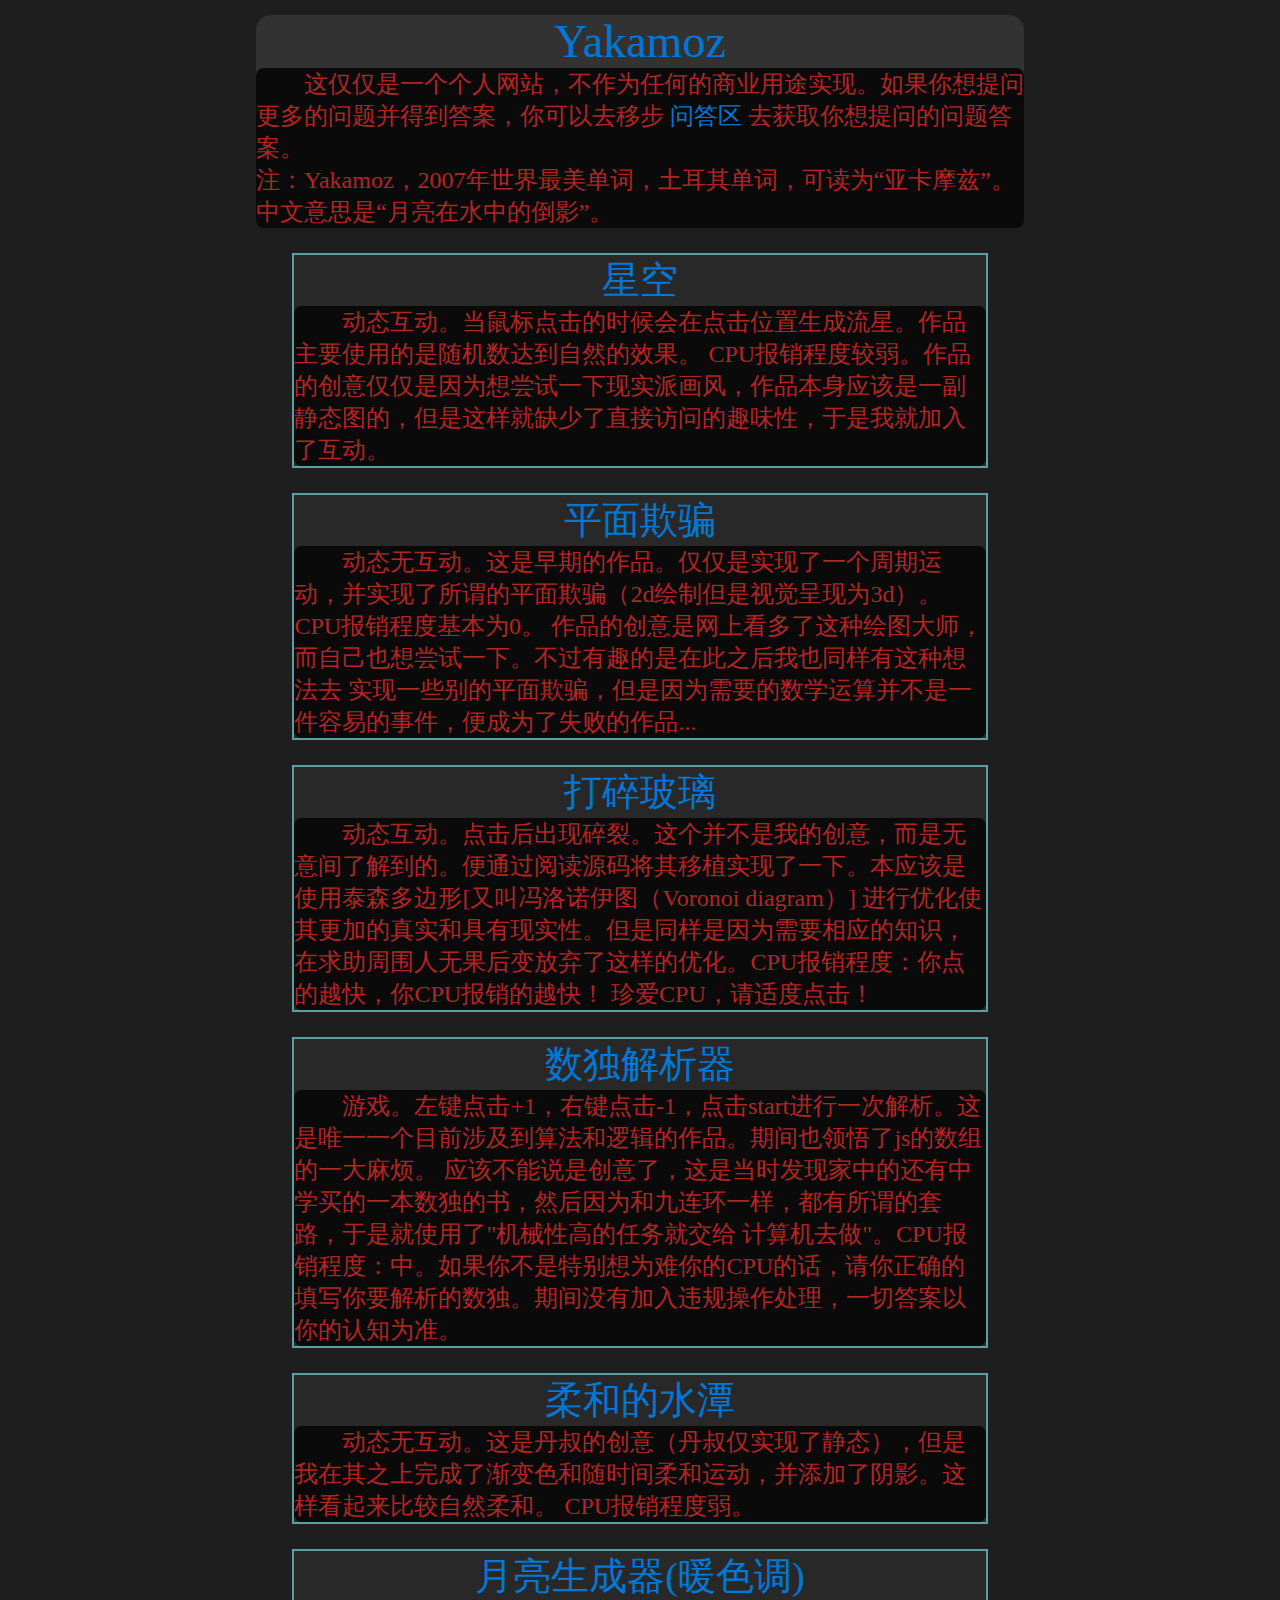
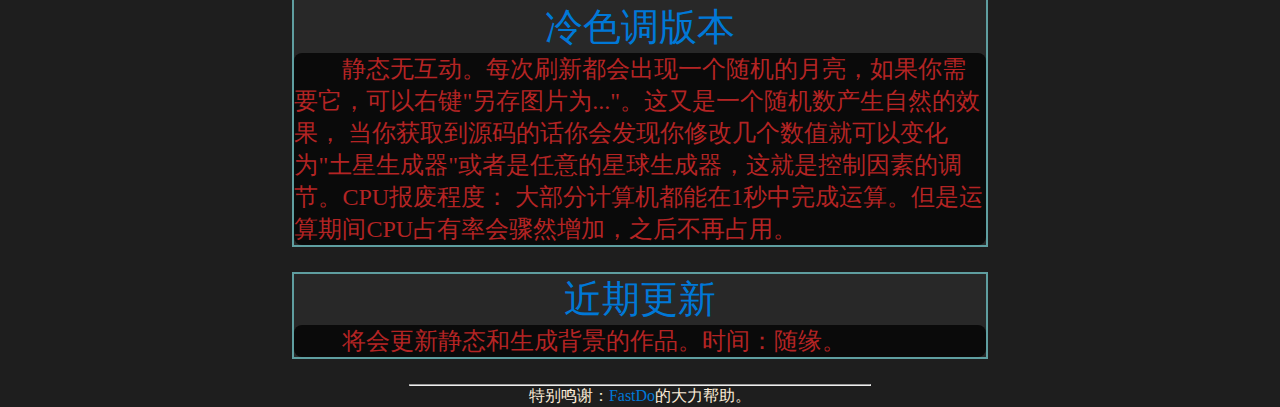
<file: index.html>
<!DOCTYPE html>
<html lang="en">
<head>
  <meta charset="UTF-8">
  <meta name="viewport" content="width=device-width, initial-scale=1.0">
  <meta http-equiv="X-UA-Compatible" content="ie=edge">
  <base target="_blank">
  <title>Yakamoz-首页</title>
  <link rel="shortcut icon" href="./webICO.ico" />
  <style>
    /* html{overflow:hidden;} */
    *{
      text-align: center;
      margin: 0;
      padding: 0;
      color: rgb(0,120,215);
      font-family:楷体;
    }
    a{
      text-decoration: none;
      border: none;
      outline: none;
    }
    a.focus{
      outline: none;
    }
    canvas{
      display: block;/* canvas adaptive  */
      position: fixed;
      z-index: -1;
    }
    #bg4element{
      width:60%;
      height: auto;      
      position: absolute;
      top:0;
      bottom: 0;
      right: 0;
      left: 0;
      margin: auto auto;
    }
    .div4top{
      background-color: rgb(50,50,50);
      width: 100%;
      height: auto;
      border-radius: 15px;
      font-size: 46px;
      margin-top: 15px;
    }
    .div4show{
      background-color:  rgb(40,40,40);
      border: 2px solid cadetblue;
      width: 90%;
      position: relative;
      left: 0;
      right: 0;
      margin: 25px auto;
      font-size: 38px;
    }
    .div4explain{
      background-color: rgb(10, 10, 10);
      border-radius: 8px;
      height: auto;
      font-size: 24px;
      color: rgb(180,36,36);
      text-align: left;
      text-indent: 2em;
    }
    footer{
      text-align: center;
      color: antiquewhite;
    }
  </style>
</head>
<body style="background-color: rgb(30, 30, 30);">
  <div id="bg4element">
      <div class="div4top">
        Yakamoz 
        <div class="div4explain">
          这仅仅是一个个人网站，不作为任何的商业用途实现。如果你想提问更多的问题并得到答案，你可以去移步
          <a href="./QandA.html">问答区</a>
          去获取你想提问的问题答案。<br>
          注：Yakamoz，2007年世界最美单词，土耳其单词，可读为“亚卡摩兹”。中文意思是“月亮在水中的倒影”。
        </div>
      </div>

      <!-- 
      复制下面的代码即可创建一个展示框
      <div class="div4show">
          <a href=""></a>
          <div class="div4explain">
            
          </div>
      </div>
       -->

      <div class="div4show">
        <a href="./starrySky.html">星空</a>
        <div class="div4explain">
          动态互动。当鼠标点击的时候会在点击位置生成流星。作品主要使用的是随机数达到自然的效果。
          CPU报销程度较弱。作品的创意仅仅是因为想尝试一下现实派画风，作品本身应该是一副静态图的，但是这样就缺少了直接访问的趣味性，于是我就加入了互动。
        </div>
      </div>

      <div class="div4show">
          <a href="./2dDraw.html">平面欺骗</a>
          <div class="div4explain">
            动态无互动。这是早期的作品。仅仅是实现了一个周期运动，并实现了所谓的平面欺骗（2d绘制但是视觉呈现为3d）。
            CPU报销程度基本为0。 作品的创意是网上看多了这种绘图大师，而自己也想尝试一下。不过有趣的是在此之后我也同样有这种想法去
            实现一些别的平面欺骗，但是因为需要的数学运算并不是一件容易的事件，便成为了失败的作品...
          </div>
      </div>

      <div class="div4show">
          <a href="./break.html">打碎玻璃</a>
          <div class="div4explain">
            动态互动。点击后出现碎裂。这个并不是我的创意，而是无意间了解到的。便通过阅读源码将其移植实现了一下。本应该是使用泰森多边形[又叫冯洛诺伊图（Voronoi diagram）]
            进行优化使其更加的真实和具有现实性。但是同样是因为需要相应的知识，在求助周围人无果后变放弃了这样的优化。CPU报销程度：你点的越快，你CPU报销的越快！
            珍爱CPU，请适度点击！
          </div>
      </div>

      <div class="div4show">
          <a href="./sudu.html">数独解析器</a>
          <div class="div4explain">
            游戏。左键点击+1，右键点击-1，点击start进行一次解析。这是唯一一个目前涉及到算法和逻辑的作品。期间也领悟了js的数组的一大麻烦。
            应该不能说是创意了，这是当时发现家中的还有中学买的一本数独的书，然后因为和九连环一样，都有所谓的套路，于是就使用了"机械性高的任务就交给
            计算机去做"。CPU报销程度：中。如果你不是特别想为难你的CPU的话，请你正确的填写你要解析的数独。期间没有加入违规操作处理，一切答案以你的认知为准。
          </div>
      </div>

      <div class="div4show">
          <a href="./water.html">柔和的水潭</a>
          <div class="div4explain">
            动态无互动。这是丹叔的创意（丹叔仅实现了静态），但是我在其之上完成了渐变色和随时间柔和运动，并添加了阴影。这样看起来比较自然柔和。
            CPU报销程度弱。
          </div>
      </div>
    
       <div class="div4show">
         <a href="./moon.html">月亮生成器(暖色调)</a>
        <br>
        <a href="./moon_cool.html" >冷色调版本 </a>
          <div class="div4explain">
            静态无互动。每次刷新都会出现一个随机的月亮，如果你需要它，可以右键"另存图片为..."。这又是一个随机数产生自然的效果，
            当你获取到源码的话你会发现你修改几个数值就可以变化为"土星生成器"或者是任意的星球生成器，这就是控制因素的调节。CPU报废程度：
            大部分计算机都能在1秒中完成运算。但是运算期间CPU占有率会骤然增加，之后不再占用。
          </div>
      </div>

      <div class="div4show">
        <a href="">近期更新</a>
        <div class="div4explain">
          将会更新静态和生成背景的作品。时间：随缘。
        </div>
    </div>

      <hr style="width: 60%; margin: auto; color: bisque;">
      <footer>特别鸣谢：<a href="http://www.fastdo.cc/">FastDo</a>的大力帮助。</footer>
  </div>
</body>
</html>
</file>
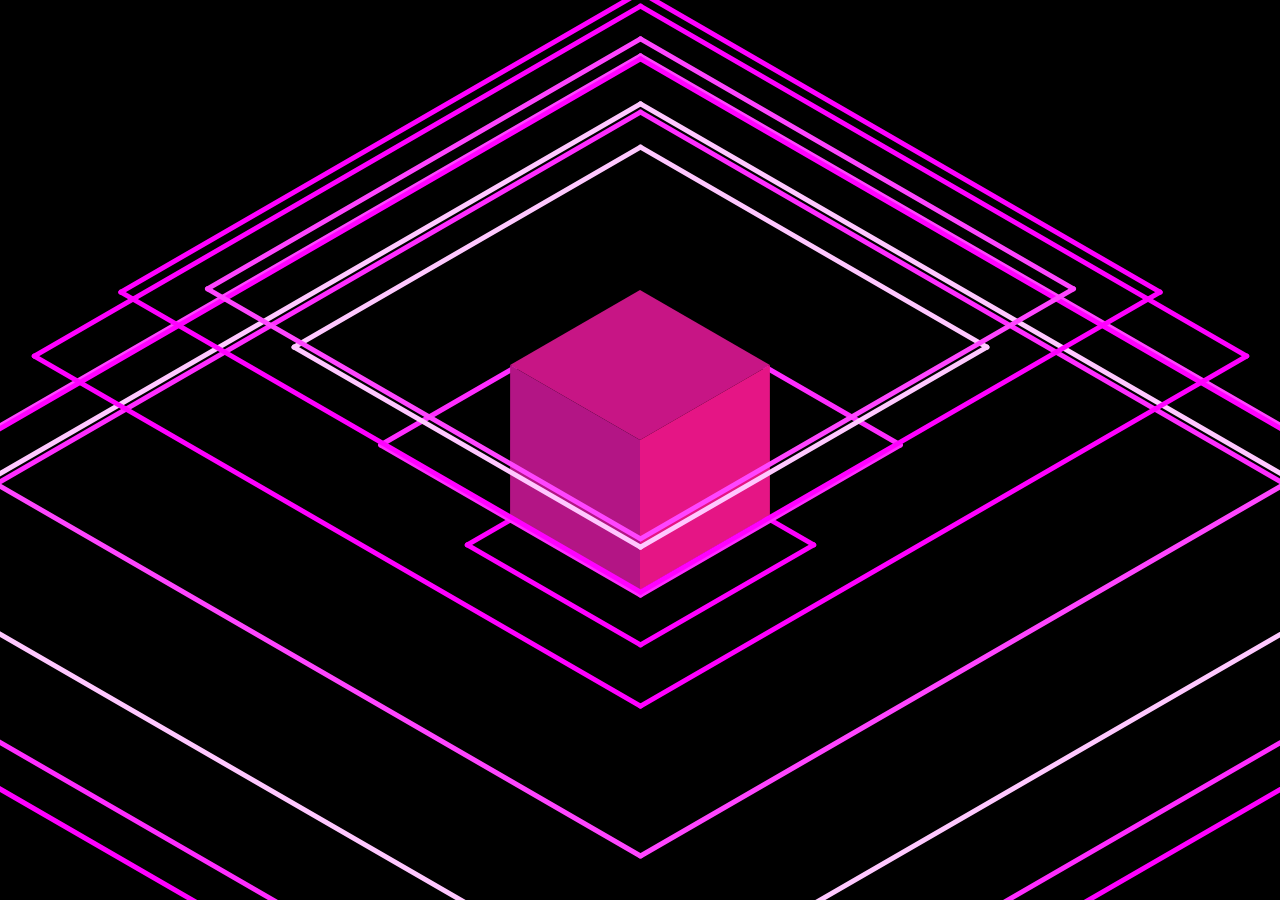
<file: 2dDraw.html>
<!DOCTYPE html>
<html lang="">
  <head>
    <meta charset="utf-8">
    <meta name="viewport" content="width=device-width, initial-scale=1.0">
    <title>Yakamoz</title>
    <link rel="shortcut icon" href="./webICO.ico" />
    <style> body {padding: 0; margin: 0;} canvas{display: block;}</style>
    <script src="./js/p5.min.js"></script>
    <script src="./js/2dDraw.js"></script>
  </head>
  <body>
  </body>
</html>
</file>
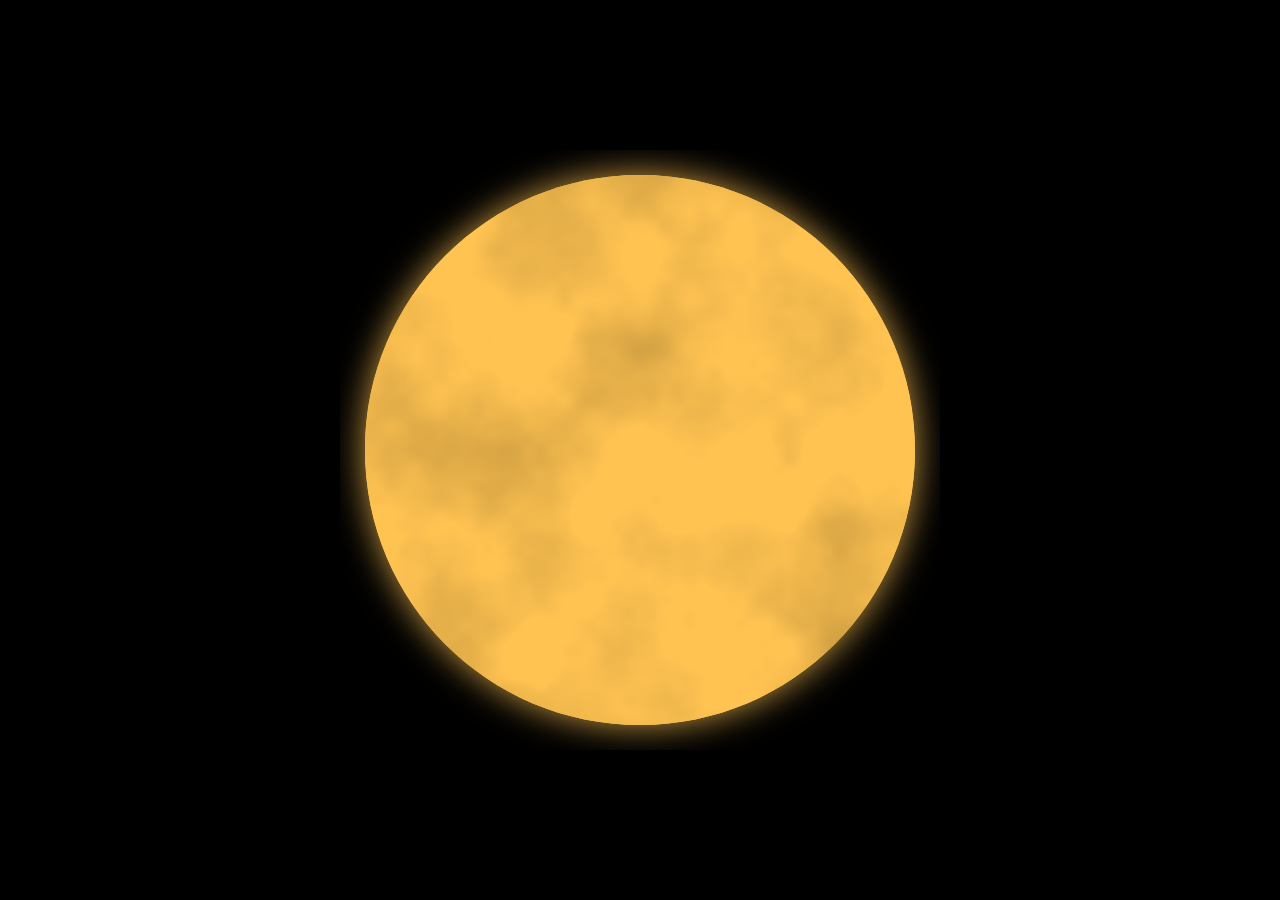
<file: moon.html>
<!DOCTYPE html>
<html lang="">
  <head>
    <meta charset="utf-8">
    <meta name="viewport" content="width=device-width, initial-scale=1.0">
    <title>Yakamoz</title>
    <link rel="shortcut icon" href="./webICO.ico" />
    <style> body {padding: 0; margin: 0;  background-color: black;} canvas{display: block;position: absolute;top: 0;bottom: 0;left: 0;right: 0;margin: auto;}</style>
    <script src="./js/p5.min.js"></script>
    <script src="./js/moon.js"></script>
  </head>
  <body>
  </body>
</html>
</file>
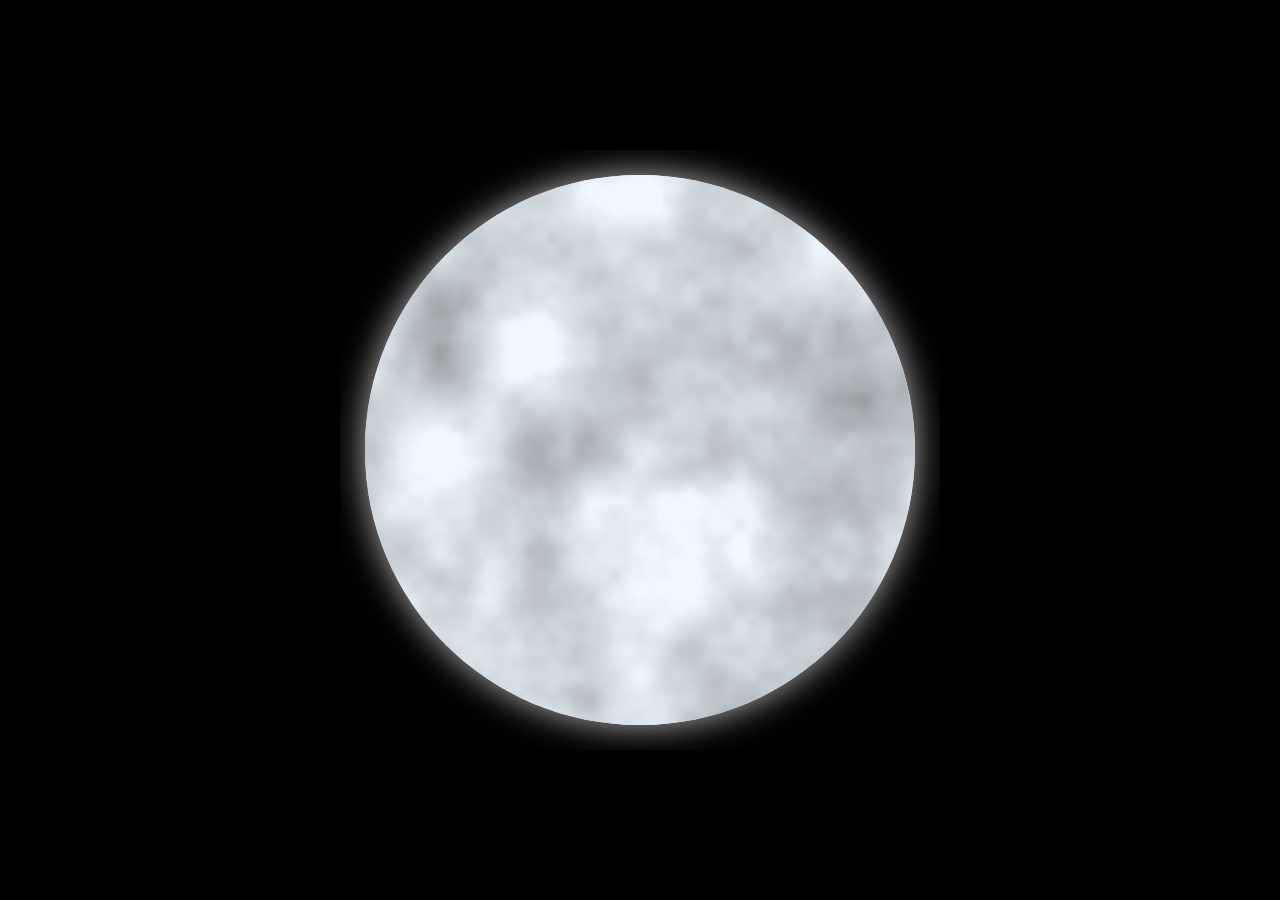
<file: moon_cool.html>
<!DOCTYPE html>
<html lang="">
  <head>
    <meta charset="utf-8">
    <meta name="viewport" content="width=device-width, initial-scale=1.0">
    <title>Yakamoz</title>
    <link rel="shortcut icon" href="./webICO.ico" />
    <style> body {padding: 0; margin: 0; background-color: black;} canvas{display: block;position: absolute;top: 0;bottom: 0;left: 0;right: 0;margin: auto;}</style>
    <script src="./js/p5.min.js"></script>
    <script src="./js/moon_cool.js"></script>
  </head>
  <body>
  </body>
</html>
</file>
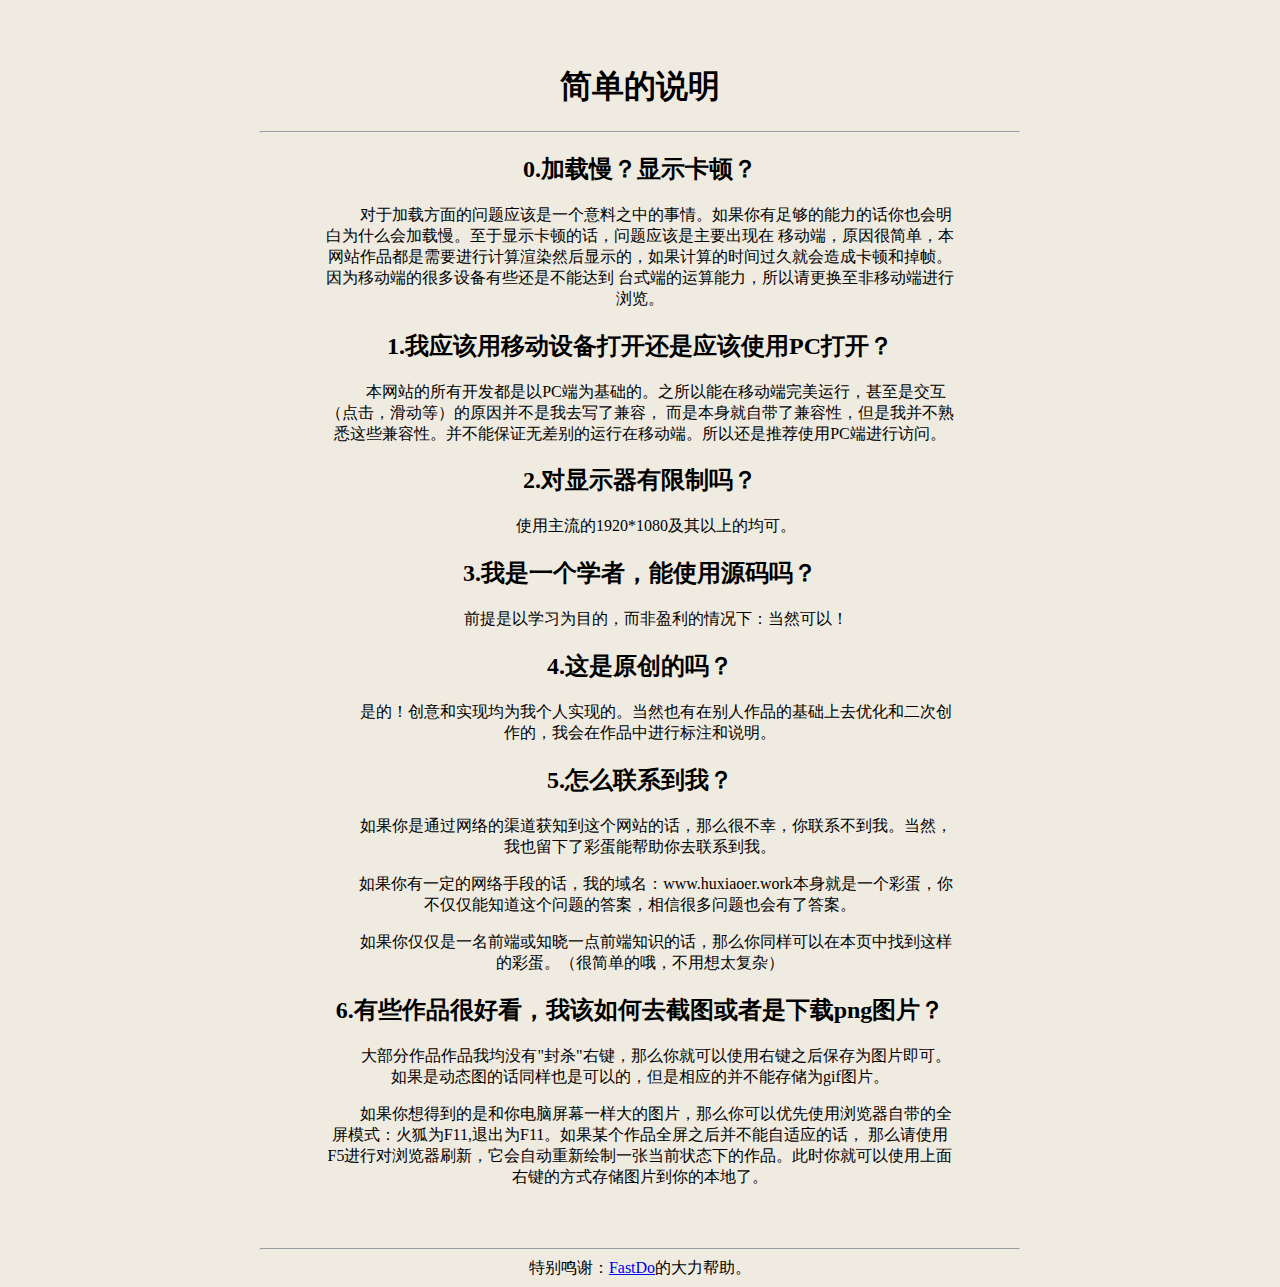
<file: QandA.html>
<!DOCTYPE html>
<html lang="en">
<head>
  <meta charset="UTF-8">
  <meta name="viewport" content="width=device-width, initial-scale=1.0">
  <meta http-equiv="X-UA-Compatible" content="ie=edge">
  <base target="_blank"><!-- 统一新窗口打开 -->
  <title>Yakamoz-问答区</title>
  <link rel="shortcut icon" href="./webICO.ico" />
  <style>
    body{
      height: 100%;
      background-color:rgb(239,235,225);
    }
    canvas{
      z-index: -1;
      display: block;
      position: fixed;
    }
    h1,h2,h3,h4,h5{
      text-align: center;
      
    }
    p{
      text-align: center;
      width: 50%;
      margin-left: 25%;
      text-indent:2em;
    }
    footer{
      text-align: center;
    }
  </style>
</head>
<body>
  <br/>
  <br/>
  <h1>简单的说明</h1>
  <hr style="width: 60%"/>
  <h2>0.加载慢？显示卡顿？</h2>
  <p>对于加载方面的问题应该是一个意料之中的事情。如果你有足够的能力的话你也会明白为什么会加载慢。至于显示卡顿的话，问题应该是主要出现在
    移动端，原因很简单，本网站作品都是需要进行计算渲染然后显示的，如果计算的时间过久就会造成卡顿和掉帧。因为移动端的很多设备有些还是不能达到
    台式端的运算能力，所以请更换至非移动端进行浏览。
  </p>
  <h2>1.我应该用移动设备打开还是应该使用PC打开？</h2>
  <p>本网站的所有开发都是以PC端为基础的。之所以能在移动端完美运行，甚至是交互（点击，滑动等）的原因并不是我去写了兼容，
    而是本身就自带了兼容性，但是我并不熟悉这些兼容性。并不能保证无差别的运行在移动端。所以还是推荐使用PC端进行访问。
  </p>
  <h2>2.对显示器有限制吗？</h2>
  <p>使用主流的1920*1080及其以上的均可。</p>
  <h2>3.我是一个学者，能使用源码吗？</h2>
  <p>前提是以学习为目的，而非盈利的情况下：当然可以！</p>
  <h2>4.这是原创的吗？</h2>
  <p>是的！创意和实现均为我个人实现的。当然也有在别人作品的基础上去优化和二次创作的，我会在作品中进行标注和说明。</p>
  <h2>5.怎么联系到我？</h2>
  <p>如果你是通过网络的渠道获知到这个网站的话，那么很不幸，你联系不到我。当然，我也留下了彩蛋能帮助你去联系到我。</p>
  <p>如果你有一定的网络手段的话，我的域名：www.huxiaoer.work本身就是一个彩蛋，你不仅仅能知道这个问题的答案，相信很多问题也会有了答案。</p>
  <p>如果你仅仅是一名前端或知晓一点前端知识的话，那么你同样可以在本页中找到这样的彩蛋。（很简单的哦，不用想太复杂）</p>
  <h2>6.有些作品很好看，我该如何去截图或者是下载png图片？</h2>
  <p>大部分作品作品我均没有"封杀"右键，那么你就可以使用右键之后保存为图片即可。如果是动态图的话同样也是可以的，但是相应的并不能存储为gif图片。</p>
  <p>如果你想得到的是和你电脑屏幕一样大的图片，那么你可以优先使用浏览器自带的全屏模式：火狐为F11,退出为F11。如果某个作品全屏之后并不能自适应的话，
    那么请使用F5进行对浏览器刷新，它会自动重新绘制一张当前状态下的作品。此时你就可以使用上面右键的方式存储图片到你的本地了。
  </p>
  <br>
  <br>
  <hr style="width: 60%"/>
  <footer>特别鸣谢：<a href="http://www.fastdo.cc/">FastDo</a>的大力帮助。</footer>
</body>
<script>
  console.log('%c%s',
  'color:blue; background:rgb(50,50,50); font-size:24px;',
  'WeChat:huxiaoer_0',);
</script>
</html>
</file>
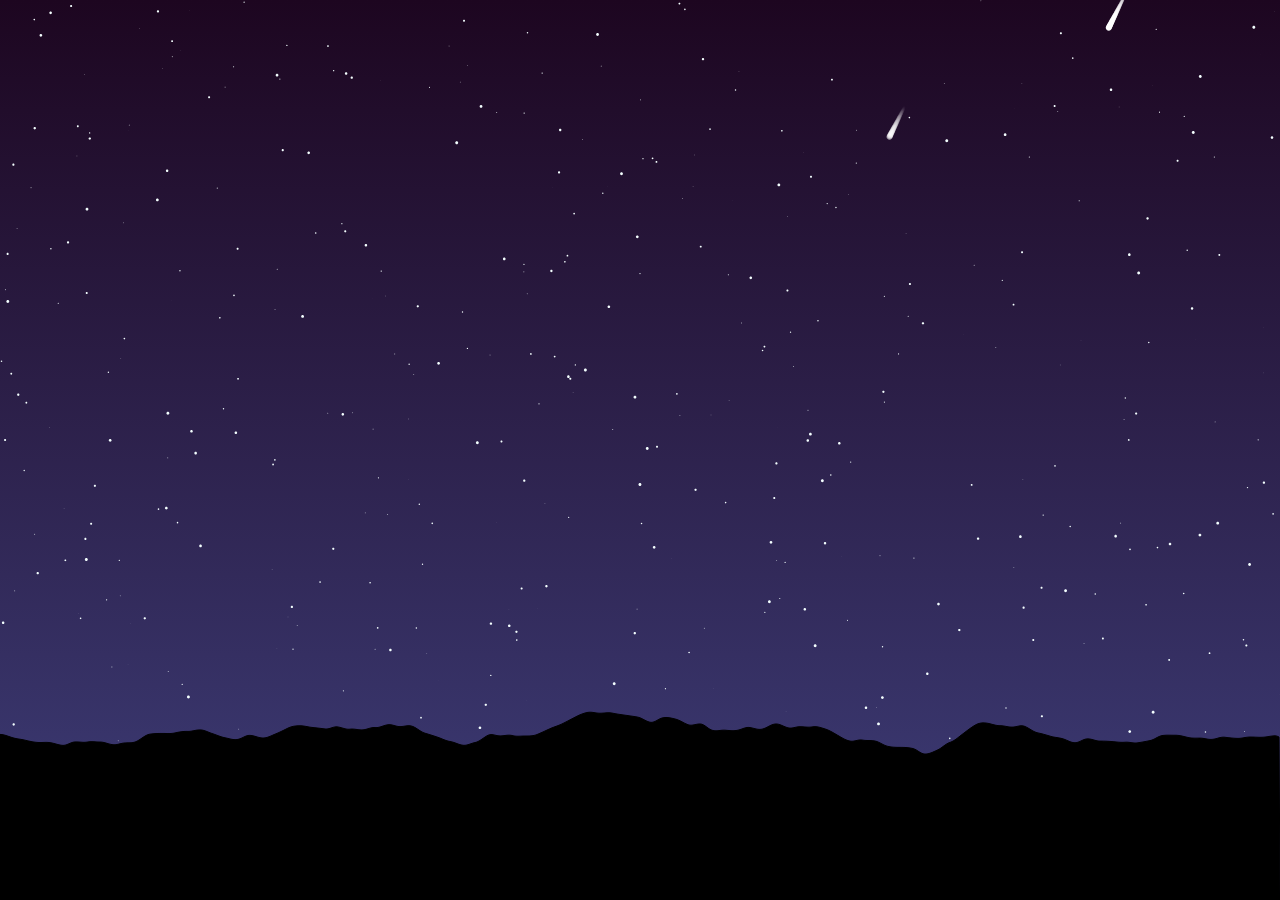
<file: starrySky.html>
<!DOCTYPE html>
<html>
	<head>
		<meta charset="utf-8" />
		<title>Yakamoz</title>
  	<link rel="shortcut icon" href="./webICO.ico" />
		<link rel="stylesheet" type="text/css" href="css/window.css"/>
	</head>
	<script src="./js/p5.min.js" type="text/javascript" charset="utf-8"></script>
	<script src="./js/starrySky.js" type="text/javascript" charset="utf-8"></script>
	<body>
		
	</body>
</html>
</file>
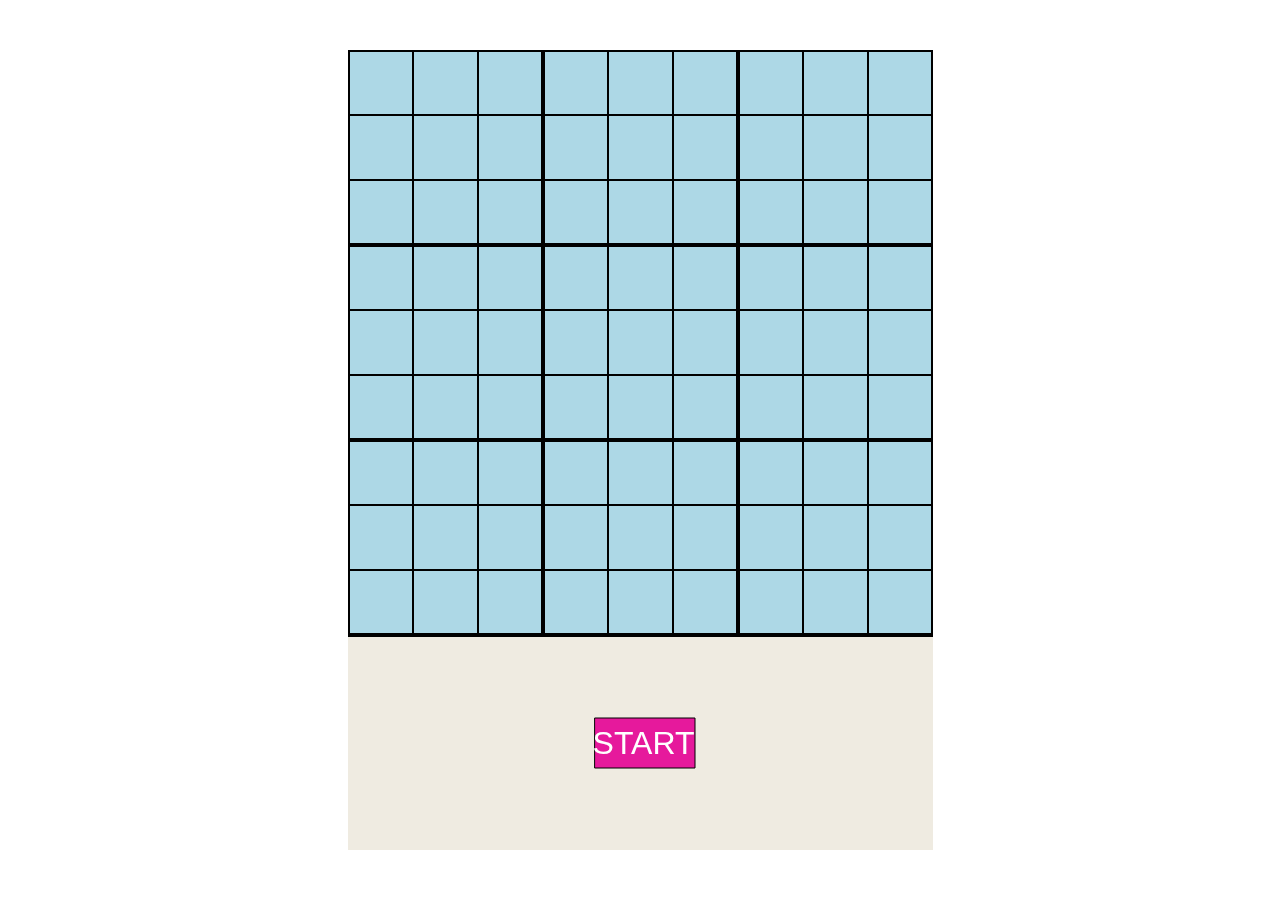
<file: sudu.html>
<!DOCTYPE html>
<html>
	<head>
		<meta charset="utf-8" />
		<title>Yakamoz</title>
  	<link rel="shortcut icon" href="./webICO.ico" />
		<style type="text/css">
			*{
				margin: 0;
				padding: 0;
			}
			canvas{
				display: block;
				position: absolute;
				top: 0;
				bottom: 0;
				left: 0;
				right: 0;
				margin: auto;
			}
		</style>
	</head>
	<script src="./js/p5.min.js" type="text/javascript" charset="utf-8"></script>
	<script src="./js/Number.js" type="text/javascript" charset="utf-8"></script>
	<script src="./js/sudu.js" type="text/javascript" charset="utf-8"></script>
	<body>
		
	</body>
</html>
</file>
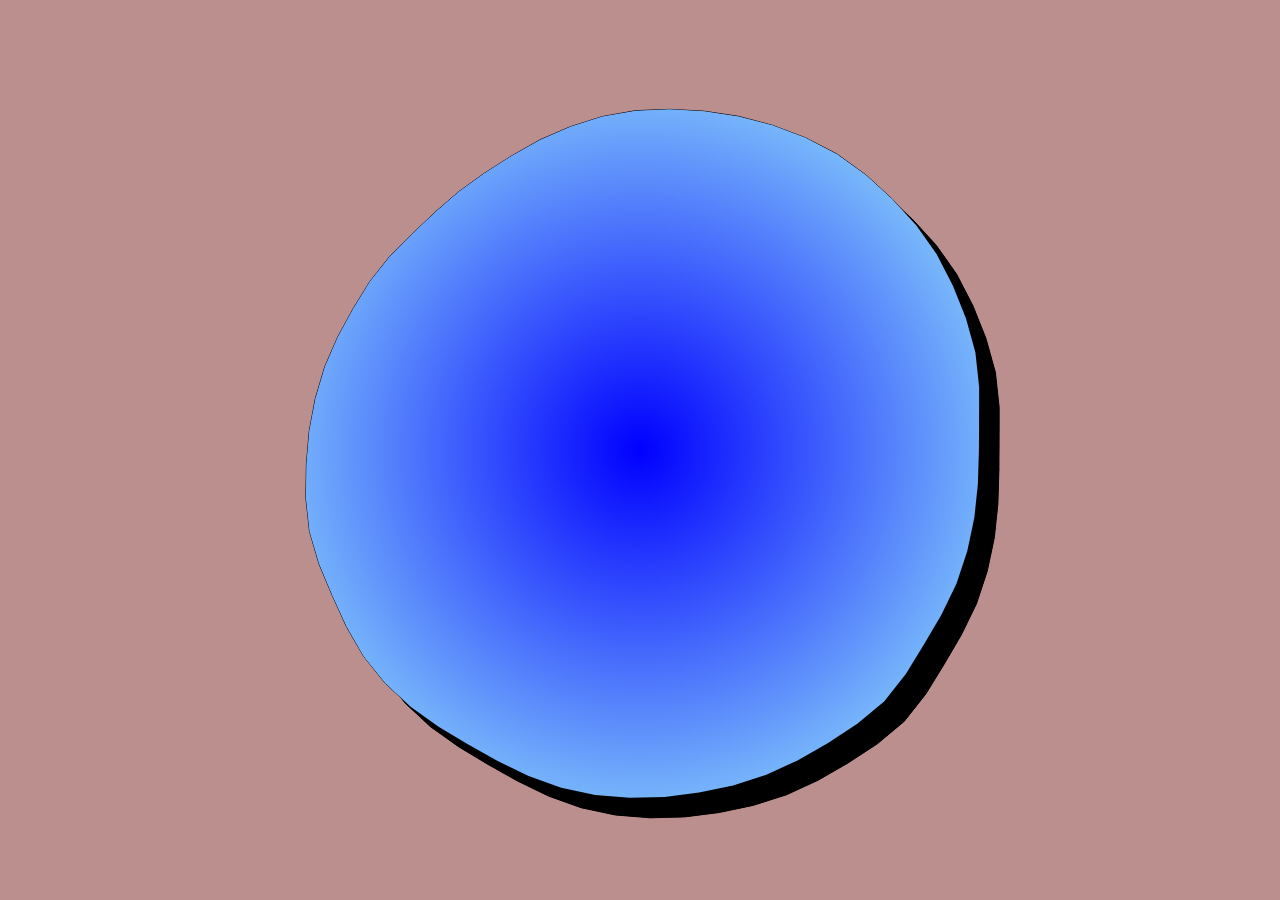
<file: water.html>
<!DOCTYPE html>
<html>
	<head>
		<meta charset="utf-8" />
		<title>Yakamoz</title>
  	<link rel="shortcut icon" href="./webICO.ico" />
		<style>
			body{
				padding: 0;
				margin: 0;
			}
			canvas{
				display: block;
			}
			</style>
			<script src="./js/p5.min.js"></script>
		<script src="./js/water.js"></script>
	</head>
	<body>
	</body>
</html>
</file>
<file: css/window.css>
*{
	margin: 0;
	padding: 0;
}
canvas {
	display: block;
}
</file>
